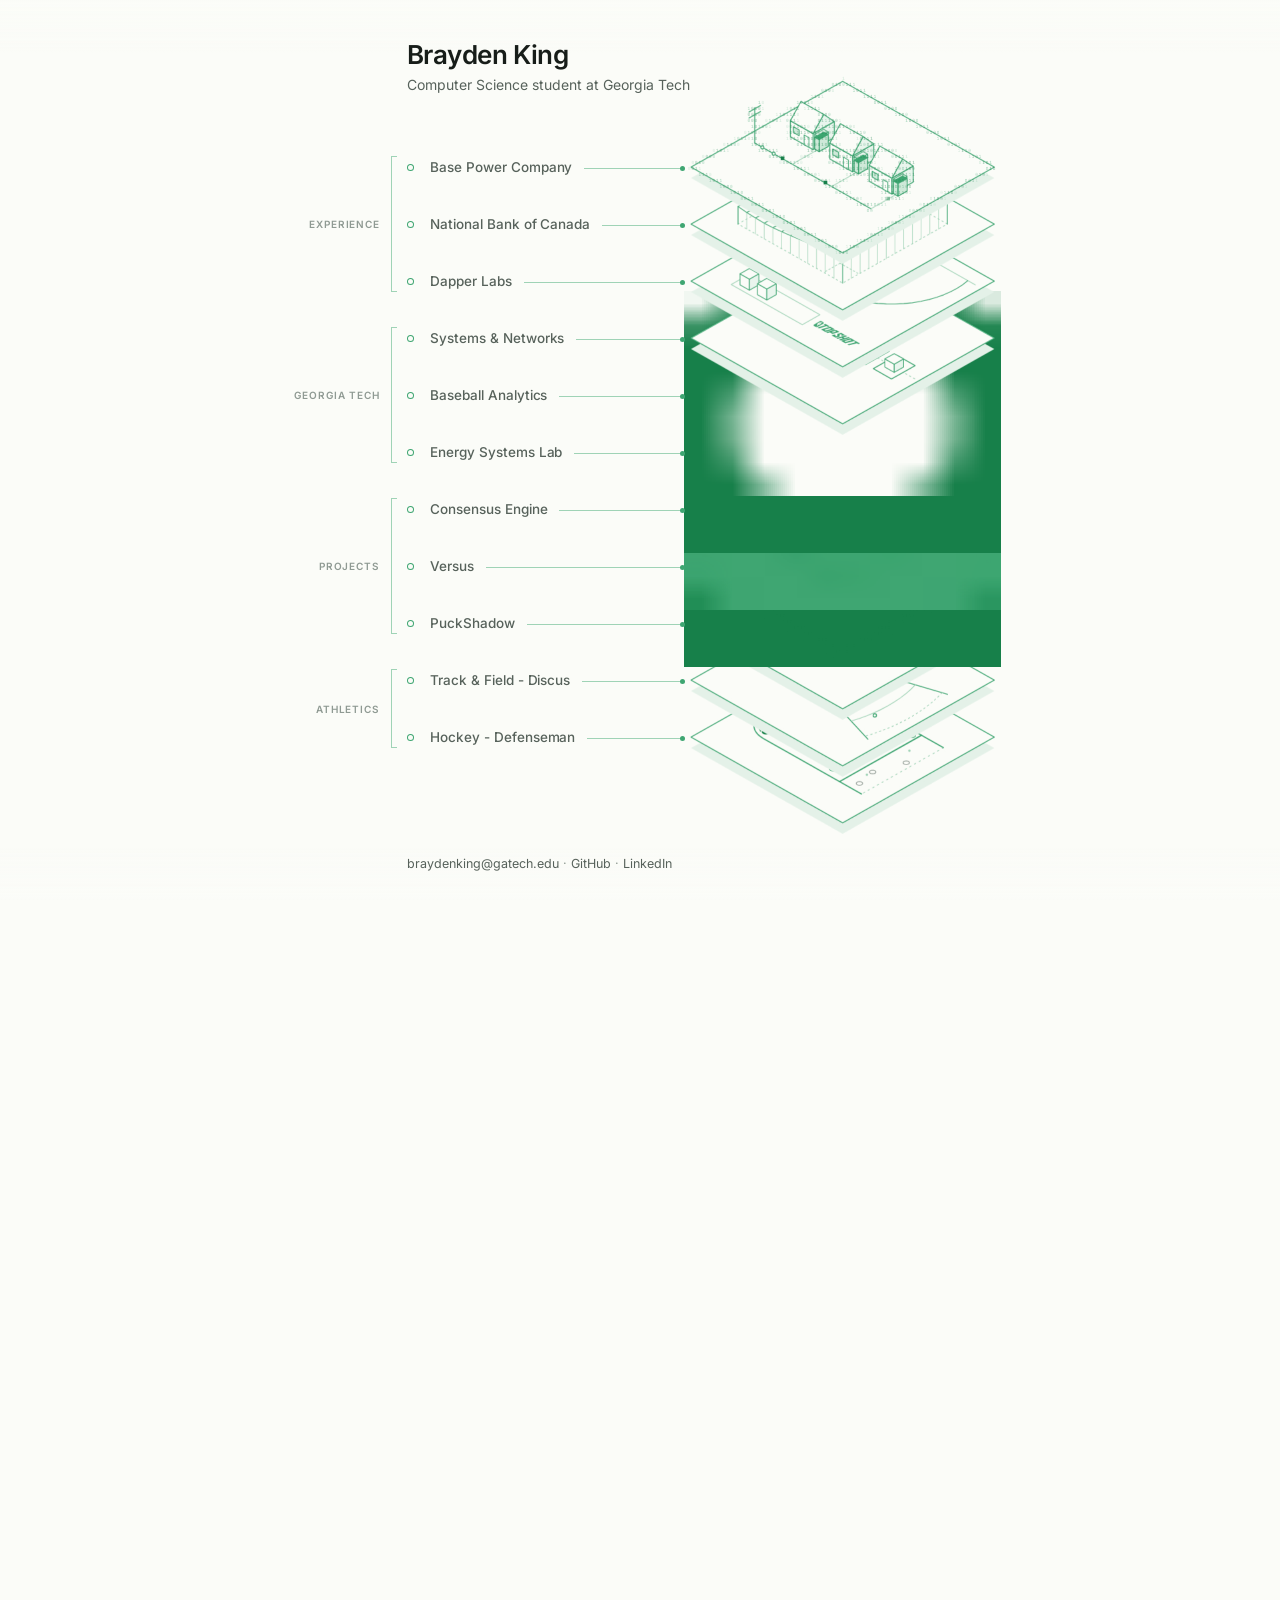
<file: index.html>
<!DOCTYPE html>
<html lang="en">
<head>
  <meta charset="UTF-8">
  <meta name="viewport" content="width=device-width, initial-scale=1.0">
  <title>Brayden King</title>
  <meta name="description" content="Brayden King. Computer Science student at Georgia Tech.">
  <meta name="theme-color" content="#fbfcf8">
  <meta property="og:title" content="Brayden King">
  <meta property="og:description" content="Computer Science student at Georgia Tech.">
  <meta property="og:type" content="website">
  <meta property="og:url" content="https://www.brayden-king.com/">
  <meta property="og:image" content="https://www.brayden-king.com/images/og.png">
  <meta property="og:image:width" content="1200">
  <meta property="og:image:height" content="630">
  <meta name="twitter:card" content="summary_large_image">
  <link rel="icon" type="image/png" href="images/crown.png">
  <style>
    @font-face {
      font-family: 'Inter';
      font-style: normal;
      font-weight: 400 600;
      font-display: swap;
      src: url('fonts/inter-latin.woff2') format('woff2');
    }

    @font-face {
      font-family: 'JetBrains Mono';
      font-style: normal;
      font-weight: 300 500;
      font-display: swap;
      src: url('fonts/jetbrains-mono-latin.woff2') format('woff2');
    }

    *, *::before, *::after {
      margin: 0;
      padding: 0;
      box-sizing: border-box;
    }

    :root {
      --paper: #fbfcf8;
      --ink: #171d19;
      --ink-2: #57625b;
      --ink-3: #8f9a93;
      --ink-4: #c3cbc5;
      --rule: #e3e8e2;

      --line: #3fa672;
      --line-soft: #9fd3b6;
      --deep: #17804a;
      --tint: #e9f5ed;
      --tint-2: #cfe9d9;
      --shadow: #e4f1e8;
      --fault: #d2583a;
      --fault-tint: #f8e1da;

      --sans: 'Inter', system-ui, sans-serif;
      --mono: 'JetBrains Mono', ui-monospace, monospace;

      --pad: clamp(1.25rem, 3.4vw, 3.5rem);
    }

    html {
      font-size: 16px;
      background: var(--paper);
      -webkit-font-smoothing: antialiased;
      -moz-osx-font-smoothing: grayscale;
      -webkit-text-size-adjust: 100%;
    }

    html.js {
      overflow-y: scroll;
    }

    body {
      font-family: var(--sans);
      font-size: 0.9375rem;
      line-height: 1.55;
      color: var(--ink);
      background: var(--paper);
      min-height: 100vh;
    }

    a {
      color: inherit;
      text-decoration: none;
    }

    ol {
      list-style: none;
    }

    button {
      font: inherit;
      color: inherit;
      background: none;
      border: 0;
      cursor: pointer;
    }

    :focus-visible {
      outline: 1.5px solid var(--deep);
      outline-offset: 3px;
      border-radius: 1px;
    }

    .stage {
      max-width: 42rem;
      margin: 0 auto;
      padding: 2.75rem var(--pad) 4.5rem;
    }

    .view {
      display: none;
    }

    .name {
      font-size: clamp(1.5rem, 1.2rem + 1vw, 1.875rem);
      font-weight: 600;
      letter-spacing: -0.022em;
      line-height: 1.15;
    }

    .tagline {
      margin-top: 0.3rem;
      font-size: 0.875rem;
      color: var(--ink-2);
      white-space: nowrap;
    }

    nav {
      margin-top: 2.5rem;
    }

    .group + .group {
      margin-top: 2.25rem;
    }

    .group h2,
    .contact h2 {
      font-size: 0.6875rem;
      font-weight: 600;
      text-transform: uppercase;
      letter-spacing: 0.09em;
      color: var(--ink-3);
      margin-bottom: 0.7rem;
    }

    .group li {
      padding: 0.7rem 0 0.75rem;
      border-top: 1px solid var(--rule);
    }

    .item {
      display: block;
      font-size: 0.9375rem;
      font-weight: 600;
      letter-spacing: -0.006em;
    }

    .desc {
      margin: 0.1rem 0 0;
      font-size: 0.875rem;
      color: var(--ink-2);
      max-width: 34rem;
    }

    .out {
      display: inline-block;
      margin: 0.3rem 0 0;
      font-family: var(--mono);
      font-size: 0.6875rem;
      color: var(--ink-3);
    }

    .out::after {
      content: ' \2197';
    }

    .out:hover,
    .contact-line a:hover {
      color: var(--ink);
      text-decoration: underline;
      text-decoration-color: var(--line);
      text-underline-offset: 3px;
    }

    .contact {
      margin-top: 2.5rem;
    }

    .contact-line {
      font-size: 0.875rem;
      color: var(--ink-3);
    }

    .contact-line a {
      color: var(--ink-2);
    }

    .js .view {
      display: block;
      overflow: hidden;
      touch-action: pan-y;
      -webkit-tap-highlight-color: transparent;
    }

    .ticks {
      display: none;
    }

    .js .view::before,
    .js .view::after {
      content: '';
      position: absolute;
      left: 0;
      right: 0;
      z-index: 2;
      height: min(3.5rem, 6%);
      pointer-events: none;
    }

    .js .view::before {
      top: 0;
      background: linear-gradient(var(--paper), transparent);
    }

    .js .view::after {
      bottom: 0;
      background: linear-gradient(transparent, var(--paper));
    }

    .layers {
      position: absolute;
      inset: 0;
      z-index: 1;
      overflow: hidden;
      pointer-events: none;
      opacity: 0;
      will-change: transform;
    }

    .go .layers {
      opacity: 1;
      transition: opacity 0.18s ease-out;
    }

    #sketch {
      pointer-events: none;
    }

    .pl {
      position: absolute;
      left: 0;
      top: 0;
      visibility: hidden;
      will-change: transform;
      pointer-events: none;
    }

    .pl-hit,
    .pl-bg {
      position: absolute;
      left: 0;
      top: 0;
      width: 100px;
      height: 100px;
      transform-origin: 0 0;
      transform: var(--plane);
    }

    .pl-hit {
      pointer-events: auto;
      cursor: pointer;
    }

    .pl.cur .pl-hit {
      cursor: default;
    }

    .pl-bg {
      background: var(--paper);
      will-change: transform;
    }

    .pl-in {
      position: absolute;
      inset: 0;
      will-change: transform;
      transition: transform 0.22s cubic-bezier(0.2, 0.7, 0.2, 1);
    }

    .pl.up .pl-in {
      transform: translate3d(0, calc(-9px / var(--s0, 0.4)), 0);
    }

    .pl-c {
      position: absolute;
      left: 0;
      top: 0;
      width: 100%;
      height: 100%;
      display: block;
      opacity: 0;
      will-change: opacity;
    }

    .callouts,
    .lead,
    .brace,
    .tag {
      display: none;
    }

    @media (max-width: 959.98px), (max-height: 599.98px) {
      .js .track {
        position: relative;
      }

      .js .stage {
        display: block;
        position: sticky;
        top: 0;
        height: 100vh;
        height: 100lvh;
        max-width: none;
        margin: 0;
        padding: 0;
        overflow: hidden;
      }

      .js .view {
        position: absolute;
        inset: 0;
      }

      .js .rail {
        display: flex;
        flex-direction: column;
        position: absolute;
        z-index: 3;
        left: max(var(--pad), env(safe-area-inset-left, 0px));
        right: max(var(--pad), env(safe-area-inset-right, 0px));
        top: 0;
        height: 100vh;
        height: 100svh;
        padding: max(1.35rem, env(safe-area-inset-top, 0px)) 0 max(1rem, env(safe-area-inset-bottom, 0px));
        pointer-events: none;
      }

      .js .rail > * {
        pointer-events: auto;
      }

      .js .name {
        font-size: 1.625rem;
      }

      .js .tagline,
      .js nav {
        opacity: var(--index, 1);
        will-change: opacity;
      }

      .js .rail.open nav {
        visibility: hidden;
      }

      .js .rail > nav {
        pointer-events: none;
      }

      .js .rail > nav .item {
        pointer-events: auto;
      }

      .js nav {
        position: relative;
        margin-top: 1rem;
        min-height: 0;
      }

      .js .group + .group {
        margin-top: 0;
      }

      .js .group h2 {
        position: absolute;
        width: 1px;
        height: 1px;
        margin: -1px;
        overflow: hidden;
        clip-path: inset(50%);
        white-space: nowrap;
      }

      .js .group li {
        position: relative;
        padding: 0;
        border: 0;
        will-change: transform;
      }

      .js .item {
        display: inline-block;
        padding: 0.4rem 0.5rem 0.4rem 0;
        font-size: clamp(0.75rem, 3.5vw, 0.84375rem);
        font-weight: 500;
        letter-spacing: -0.003em;
        line-height: 1.2;
        color: var(--ink-2);
        white-space: nowrap;
      }

      .js .item:active {
        color: var(--ink);
      }

      .js .group .ttl {
        color: inherit;
      }

      .js .lead {
        display: block;
        position: absolute;
        top: 50%;
        height: 1px;
        background: var(--line-soft);
        opacity: var(--legend, 0);
        pointer-events: none;
      }

      .js .lead::after {
        content: '';
        position: absolute;
        right: -3px;
        top: -2px;
        width: 5px;
        height: 5px;
        border-radius: 50%;
        background: var(--line);
      }

      .js .rail .desc,
      .js .rail .out,
      .js .contact h2 {
        position: absolute;
        width: 1px;
        height: 1px;
        margin: -1px;
        overflow: hidden;
        clip-path: inset(50%);
        white-space: nowrap;
      }

      .js .contact {
        position: absolute;
        left: calc(-1 * max(var(--pad), env(safe-area-inset-left, 0px)));
        right: calc(-1 * max(var(--pad), env(safe-area-inset-right, 0px)));
        bottom: 0;
        bottom: calc(100svh - 100dvh);
        padding: 0.6rem max(var(--pad), env(safe-area-inset-right, 0px)) max(1rem, env(safe-area-inset-bottom, 0px)) max(var(--pad), env(safe-area-inset-left, 0px));
        background: var(--paper);
        box-shadow: 0 -6px 10px 4px var(--paper);
      }

      .js .contact-line {
        font-size: 0.78125rem;
        white-space: nowrap;
      }

      .js .callouts {
        display: block;
        position: absolute;
        inset: 0;
        z-index: 3;
        pointer-events: none;
        will-change: transform;
      }

      .co-rail {
        position: absolute;
        left: 0;
        top: 0;
        will-change: transform;
      }

      .callout {
        position: absolute;
        left: 0;
        top: 0;
        width: var(--label-w, 20rem);
        opacity: 0;
        visibility: hidden;
        will-change: opacity;
      }

      .callout.on {
        visibility: visible;
      }

      .callout.live {
        pointer-events: auto;
      }

      .callout::before {
        content: '';
        position: absolute;
        left: var(--lead-x, -8px);
        top: calc(var(--lead-h, 120px) * -1);
        width: calc(var(--lead-x, -8px) * -1 - 3px);
        height: calc(var(--lead-h, 120px) + 0.82rem);
        border-left: 1px solid var(--line);
        border-bottom: 1px solid var(--line);
      }

      .callout::after {
        content: '';
        position: absolute;
        left: calc(var(--lead-x, -8px) - 2.5px);
        top: calc(var(--lead-h, 120px) * -1 - 3px);
        width: 6px;
        height: 6px;
        border-radius: 50%;
        background: var(--deep);
      }

      .co-ttl {
        font-size: 1.375rem;
        font-weight: 600;
        letter-spacing: -0.022em;
        line-height: 1.2;
      }

      .co-desc {
        margin-top: 0.4rem;
        font-size: 0.9375rem;
        line-height: 1.5;
        color: var(--ink-2);
        text-wrap: pretty;
      }

      .co-out {
        display: inline-block;
        margin-top: 0.2rem;
        padding: 0.5rem 0.75rem 0.5rem 0;
        font-family: var(--mono);
        font-size: 0.71875rem;
        color: var(--ink-2);
        text-decoration: underline;
        text-decoration-color: var(--ink-4);
        text-underline-offset: 3px;
      }

      .co-out::after {
        content: ' \2197';
      }

      .ticks {
        display: block;
        position: absolute;
        z-index: 3;
        right: max(7px, env(safe-area-inset-right, 0px));
        top: 50vh;
        top: 50svh;
        transform: translateY(-50%);
        opacity: 0;
        pointer-events: none;
        will-change: opacity;
      }

      .ticks i {
        display: block;
        width: 6px;
        height: 1px;
        margin: 9px 0 0 auto;
        background: var(--line-soft);
        transition: width 0.2s ease, background-color 0.2s ease;
      }

      .ticks i.g {
        margin-top: 19px;
      }

      .ticks i.on {
        width: 14px;
        background: var(--deep);
      }
    }

    @media (min-width: 960px) and (min-height: 600px) {
      .js .stage {
        display: block;
        position: sticky;
        top: 0;
        height: 100vh;
        max-width: none;
        margin: 0;
        padding: 0;
        overflow: hidden;
      }

      .js .view {
        position: absolute;
        inset: 0;
        height: auto;
        min-height: 0;
        margin: 0;
        border: 0;
        background: none;
        z-index: 0;
      }

      .js .rail {
        display: flex;
        flex-direction: column;
        position: absolute;
        z-index: 3;
        left: var(--pad);
        top: 0;
        bottom: 0;
        width: 17.5rem;
        padding: clamp(1.6rem, 4.4vh, 2.75rem) 0 clamp(1.1rem, 3vh, 1.9rem);
        pointer-events: none;
        will-change: transform;
      }

      .js .rail > * {
        pointer-events: auto;
      }

      .js .intro {
        padding-bottom: 0;
      }

      .js .name {
        font-size: 1.625rem;
      }

      .js nav {
        margin-top: clamp(1.4rem, 4.6vh, 3rem);
        position: relative;
      }

      .js nav::before {
        content: '';
        position: absolute;
        left: 3px;
        top: 0.45rem;
        bottom: 0.55rem;
        width: 1px;
        background: var(--line-soft);
        opacity: var(--spine, 1);
      }

      .js .group + .group {
        margin-top: clamp(0.7rem, 2.3vh, 1.35rem);
      }

      .js .group h2 {
        margin: 0 0 clamp(0.2rem, 0.7vh, 0.4rem) 1.45rem;
        font-size: 0.625rem;
        opacity: var(--spine, 1);
        will-change: transform, opacity;
      }

      .js nav.plain .group h2 {
        opacity: 1;
      }

      .js .group li {
        position: relative;
        padding: 0;
        border: 0;
        will-change: transform;
      }

      .js .group li::before {
        content: '';
        position: absolute;
        left: 0;
        top: 50%;
        width: 7px;
        height: 7px;
        margin-top: -3.5px;
        border-radius: 50%;
        background: var(--paper);
        box-shadow: inset 0 0 0 1px var(--line);
        transition: background-color 0.2s ease, box-shadow 0.2s ease;
      }

      .js .group li.active::before,
      .js .group li.hot::before {
        background: var(--deep);
        box-shadow: inset 0 0 0 1px var(--deep), 0 0 0 2px var(--paper), 0 0 0 3px var(--deep);
      }

      .js .item {
        padding: clamp(0.14rem, 0.55vh, 0.3rem) 0 clamp(0.14rem, 0.55vh, 0.3rem) 1.45rem;
        font-size: 0.84375rem;
        font-weight: 500;
        letter-spacing: -0.003em;
        line-height: 1.3;
        color: var(--ink-2);
        transition: color 0.2s ease;
      }

      .js .item:hover,
      .js li.active .item,
      .js li.hot .item {
        color: var(--ink);
      }

      .js .group .ttl {
        color: inherit;
      }

      .js .brace,
      .js .tag {
        display: block;
        position: absolute;
        opacity: var(--legend, 0);
        pointer-events: none;
      }

      .js .brace {
        left: -16px;
        width: 6px;
        border: 1px solid var(--line-soft);
        border-right: 0;
      }

      .js .tag {
        right: 100%;
        margin-right: 27px;
        transform: translateY(-50%);
        font-size: 0.625rem;
        font-style: normal;
        font-weight: 600;
        line-height: 1;
        text-transform: uppercase;
        letter-spacing: 0.09em;
        white-space: nowrap;
        color: var(--ink-3);
      }

      .js nav.plain .brace,
      .js nav.plain .tag {
        display: none;
      }

      .js .lead {
        display: block;
        position: absolute;
        top: 50%;
        height: 1px;
        background: var(--line-soft);
        opacity: var(--legend, 0);
        pointer-events: none;
      }

      .js .lead::after {
        content: '';
        position: absolute;
        right: -3px;
        top: -2px;
        width: 5px;
        height: 5px;
        border-radius: 50%;
        background: var(--line);
      }

      .js li.hot .lead {
        background: var(--deep);
      }

      .js li.hot .lead::after {
        background: var(--deep);
      }

      .js .rail .desc,
      .js .rail .out {
        position: absolute;
        width: 1px;
        height: 1px;
        margin: -1px;
        overflow: hidden;
        clip-path: inset(50%);
        white-space: nowrap;
      }

      .js .contact {
        margin-top: auto;
        min-height: 0;
        padding: 0;
      }

      .js .contact h2 {
        position: absolute;
        width: 1px;
        height: 1px;
        overflow: hidden;
        clip-path: inset(50%);
      }

      .js .contact-line {
        font-size: 0.78125rem;
        white-space: nowrap;
      }

      .js .callouts {
        display: block;
        position: absolute;
        inset: 0;
        z-index: 3;
        pointer-events: none;
        will-change: transform;
      }

      .co-rail {
        position: absolute;
        left: 0;
        top: 0;
        will-change: transform;
      }

      .callout {
        position: absolute;
        left: 0;
        top: 0;
        width: 17rem;
        opacity: 0;
        visibility: hidden;
        will-change: opacity;
      }

      .callout.on {
        visibility: visible;
      }

      .callout.live {
        pointer-events: auto;
      }

      .callout::before {
        content: '';
        position: absolute;
        left: -40px;
        top: 12px;
        width: 28px;
        height: 1px;
        background: var(--line);
      }

      .callout::after {
        content: '';
        position: absolute;
        left: -48px;
        top: 9.5px;
        width: 6px;
        height: 6px;
        border-radius: 50%;
        background: var(--deep);
      }

      .co-ttl {
        font-size: 1.3125rem;
        font-weight: 600;
        letter-spacing: -0.022em;
        line-height: 1.2;
      }

      .co-desc {
        margin-top: 0.5rem;
        font-size: 0.875rem;
        line-height: 1.5;
        color: var(--ink-2);
      }

      .co-out {
        display: inline-block;
        margin-top: 0.7rem;
        font-family: var(--mono);
        font-size: 0.6875rem;
        color: var(--ink-2);
        text-decoration: underline;
        text-decoration-color: var(--ink-4);
        text-underline-offset: 3px;
      }

      .co-out::after {
        content: ' \2197';
      }

      .co-out:hover {
        color: var(--ink);
        text-decoration-color: var(--line);
      }
    }

    @media (min-width: 960px) and (max-width: 1199px) and (min-height: 600px) {
      .js .rail {
        width: 14.5rem;
      }

      .callout {
        width: 14.5rem;
      }

      .co-ttl {
        font-size: 1.1875rem;
      }
    }

    @media (prefers-reduced-motion: reduce) {
      *, *::before, *::after {
        animation-duration: 0.01ms !important;
        transition-duration: 0.01ms !important;
      }
    }
  </style>
  <script>if ('noModule' in HTMLScriptElement.prototype) document.documentElement.classList.add('js');</script>
  <link rel="modulepreload" href="js/main.js">
  <link rel="modulepreload" href="js/gfx/bits.js">
  <link rel="modulepreload" href="js/gfx/pen.js">
  <link rel="modulepreload" href="js/plates/base-power.js">
  <link rel="modulepreload" href="js/plates/baseball.js">
  <link rel="modulepreload" href="js/plates/consensus.js">
  <link rel="modulepreload" href="js/plates/dapper-labs.js">
  <link rel="modulepreload" href="js/plates/discus.js">
  <link rel="modulepreload" href="js/plates/energy.js">
  <link rel="modulepreload" href="js/plates/hockey.js">
  <link rel="modulepreload" href="js/plates/index.js">
  <link rel="modulepreload" href="js/plates/national-bank.js">
  <link rel="modulepreload" href="js/plates/puckshadow.js">
  <link rel="modulepreload" href="js/plates/systems.js">
  <link rel="modulepreload" href="js/plates/util.js">
  <link rel="modulepreload" href="js/plates/versus.js">
  <link rel="modulepreload" href="js/theme.js">
  <script type="module" src="js/main.js"></script>
  <link rel="preload" href="fonts/inter-latin.woff2" as="font" type="font/woff2" crossorigin>
  <link rel="preload" href="fonts/jetbrains-mono-latin.woff2" as="font" type="font/woff2" crossorigin>
</head>
<body id="top">

  <main class="track" id="track">
    <div class="stage" id="stage">

      <div class="view" id="view">
        <div class="layers" id="layers" aria-hidden="true"></div>
        <div class="callouts" id="callouts"></div>
      </div>

      <div class="rail" id="rail">
        <header class="intro">
          <h1 class="name"><a href="#top">Brayden King</a></h1>
          <p class="tagline">Computer Science student at Georgia Tech</p>
        </header>

        <nav aria-label="Work">
          <section class="group">
            <h2>Experience</h2>
            <ol>
              <li data-plate="base-power" id="base-power">
                <a class="item" href="#base-power"><span class="ttl">Base Power Company</span></a>
                <p class="desc">Developed cloud software and financial services platforms at energy startup</p>
                <a class="out" href="https://www.basepowercompany.com/" target="_blank" rel="noopener noreferrer">basepowercompany.com</a>
              </li>
              <li data-plate="national-bank" id="national-bank">
                <a class="item" href="#national-bank"><span class="ttl">National Bank of Canada</span></a>
                <p class="desc">Worked on software for derivatives pricing on Quantitative Research and Development team</p>
                <a class="out" href="https://marchesdescapitaux.bnc.ca/" target="_blank" rel="noopener noreferrer">bnc.ca</a>
              </li>
              <li data-plate="dapper-labs" id="dapper-labs">
                <a class="item" href="#dapper-labs"><span class="ttl">Dapper Labs</span></a>
                <p class="desc">Helped build software for community and wallets at blockchain startup behind NBA Top Shot and other viral platforms</p>
                <a class="out" href="https://www.dapperlabs.com/" target="_blank" rel="noopener noreferrer">dapperlabs.com</a>
              </li>
            </ol>
          </section>

          <section class="group">
            <h2>Georgia Tech</h2>
            <ol>
              <li data-plate="systems" id="systems">
                <a class="item" href="#systems"><span class="ttl">Systems &amp; Networks</span></a>
                <p class="desc">Teaching assistant for CS 2200. Helping 400+ students understand systems concepts like caching, pipelining, parallelism, and virtual memory</p>
              </li>
              <li data-plate="baseball" id="baseball">
                <a class="item" href="#baseball"><span class="ttl">Baseball Analytics</span></a>
                <p class="desc">Work directly with baseball coaches on research efforts and fielder alignment software for the defending ACC champions</p>
                <a class="out" href="https://ramblinwreck.com/sports/m-basebl/" target="_blank" rel="noopener noreferrer">ramblinwreck.com</a>
              </li>
              <li data-plate="energy" id="energy">
                <a class="item" href="#energy"><span class="ttl">Energy Systems Lab</span></a>
                <p class="desc">Research on optimizing energy systems through scheduling algorithms and solar/storage placement</p>
              </li>
            </ol>
          </section>

          <section class="group">
            <h2>Projects</h2>
            <ol>
              <li data-plate="consensus" id="consensus">
                <a class="item" href="#consensus"><span class="ttl">Consensus Engine</span></a>
                <p class="desc">Built Raft in Go to better understand distributed systems. Created a chaos harness to test and verify linearizability</p>
              </li>
              <li data-plate="versus" id="versus">
                <a class="item" href="#versus"><span class="ttl">Versus</span></a>
                <p class="desc">Co-founder of democratized auction protocol scaled 0 -> 1. Achieved $1.3M+ in volume across 2,300+ live bids. Received $200K in funding</p>
              </li>
              <li data-plate="puckshadow" id="puckshadow">
                <a class="item" href="#puckshadow"><span class="ttl">PuckShadow</span></a>
                <p class="desc">Fun daily NHL silhouette guessing game I built to play with friends. Designed automated pipeline for clip generation</p>
                <a class="out" href="https://puckshadow.com/" target="_blank" rel="noopener noreferrer">puckshadow.com</a>
              </li>
            </ol>
          </section>

          <section class="group">
            <h2>Athletics</h2>
            <ol>
              <li data-plate="discus" id="discus">
                <a class="item" href="#discus"><span class="ttl">Track &amp; Field - Discus</span></a>
                <p class="desc">Discus thrower. Medalist at Canadian U20 Nationals &amp; Olympic Trials, the #1-ranked 1.6kg thrower in Canada in 2024 (53.89m)</p>
              </li>
              <li data-plate="hockey" id="hockey">
                <a class="item" href="#hockey"><span class="ttl">Hockey - Defenseman</span></a>
                <p class="desc">Georgia Tech ACHA defenseman. Recipient of the "Most Likely to Rim the Puck Without Pressure Award"</p>
              </li>
            </ol>
          </section>
        </nav>

        <footer class="contact">
          <h2>Contact</h2>
          <p class="contact-line">
            <a href="mailto:braydenking@gatech.edu">braydenking@gatech.edu</a> ·
            <a href="https://github.com/BKing28" target="_blank" rel="noopener">GitHub</a> ·
            <a href="https://linkedin.com/in/braydenking06" target="_blank" rel="noopener">LinkedIn</a>
          </p>
        </footer>
      </div>

    </div>
  </main>

  <script>
    (() => {
      const root = document.documentElement;
      if (!root.classList.contains('js')) return;
      const $ = (s, n = document) => n.querySelector(s);
      const clamp = (v, a, b) => (v < a ? a : v > b ? b : v);
      const view = $('#view');
      const track = $('#track');
      const rail = $('#rail');
      const nav = $('nav', rail);
      const intro = $('.intro', rail);
      const contact = $('.contact', rail);
      const items = [...nav.querySelectorAll('[data-plate]')];
      const heads = [...nav.querySelectorAll('.group h2')];
      const N = items.length;
      const desk = matchMedia('(min-width: 960px) and (min-height: 600px)');
      const slim = matchMedia('(max-width: 1199px)');

      const AX = Math.SQRT1_2;
      const BY = Math.SQRT1_2 * Math.sin(0.6);
      const CY = Math.cos(0.6);
      const RISE = 4.45;
      const DROP = 10 * BY + 0.62 * CY;
      const HEAD = 4.4;
      const LAP = 0.33;

      for (const li of items) {
        const lead = document.createElement('i');
        lead.className = 'lead';
        li.append(lead);
      }
      const braces = heads.map((h) => {
        const brace = document.createElement('i');
        brace.className = 'brace';
        const tag = document.createElement('i');
        tag.className = 'tag';
        tag.textContent = h.textContent;
        tag.setAttribute('aria-hidden', 'true');
        h.parentElement.append(brace, tag);
        return [brace, tag];
      });

      // Computes every size and position the figure needs from the window: plate scale, tower, legend, labels, scroll range.
      function measure() {
        const G = { N, desk: desk.matches, dpr: window.devicePixelRatio || 1 };
        const res = (G.res = Math.min(G.dpr, 2));
        const px = (v) => Math.round(v * G.dpr) / G.dpr;
        const up = (v) => Math.ceil(v * res) / res;
        const r = view.getBoundingClientRect();
        G.vw = r.width;
        G.full = r.height;
        G.vh = G.desk ? r.height : Math.min(r.height, root.clientHeight);
        const pad = rail.offsetLeft;
        let railW = 0;
        let gap;
        let cx;
        if (G.desk) {
          railW = rail.offsetWidth;
          G.labelW = slim.matches ? 232 : 272;
          const avail = G.vw - pad - railW - (G.labelW + 46 + pad);
          G.u = clamp(Math.min(avail * 1.02, G.vh * 0.9), 340, 980) / (20 * AX);
          cx = pad + railW + avail / 2 + 8;
          G.cy = px(G.vh * 0.455);
          gap = 58;
        } else {
          G.u = Math.min(G.vw * 0.94, G.vh * 0.8, 620) / (20 * AX);
          cx = G.vw / 2;
          const name = intro.firstElementChild;
          G.cy = px(Math.max(G.vh * 0.31, intro.offsetTop + name.offsetHeight + 8 + RISE * G.u * 0.92));
          G.labelH = window.__stack?.labelH || 150;
          gap = 44 + G.labelH;
        }
        const u = G.u;
        const hw = (G.hw = 10 * AX * u);
        const hh = (G.hh = 10 * BY * u);
        G.w = up(2 * hw + 28);
        G.top = up(RISE * u + 16);
        G.bot = up(DROP * u + 8);
        G.h = G.top + G.bot;
        G.x = px(cx - G.w / 2);
        G.cx = G.x + G.w / 2;
        G.pitch = px(2 * hh + gap);

        const step = LAP * 2 * hh;
        const floor = G.desk ? intro.offsetTop + intro.offsetHeight + 46 : intro.offsetTop + intro.offsetHeight + 10;
        const room = G.desk ? 0 : Math.max(120, G.vh - floor - contact.offsetHeight - 44);
        const names = G.desk ? 0 : Math.max(...items.map((li) => $('.ttl', li).offsetLeft + $('.ttl', li).offsetWidth)) + 30;
        let s0 = Math.min(0.62, (G.desk ? G.vh * 0.84 : room) / ((N - 1) * step + (HEAD + DROP) * u));
        if (G.desk) s0 = Math.min(s0, (G.vh - 58 - floor) / ((N - 1) * step + DROP * u));
        else s0 = Math.min(s0, Math.max(0.12, (G.vw - 2 * pad - names) / (2 * hw)));
        G.s0 = s0;
        G.p0 = px(step * s0);
        const tall = (N - 1) * G.p0 + (HEAD + DROP) * u * s0;
        if (G.desk) G.y0 = px(Math.max(floor, (G.vh - tall) / 2 + HEAD * u * s0 + G.vh * 0.004));
        else G.y0 = px(floor + (room - tall) / 2 + HEAD * u * s0);

        G.dx = 0;
        G.cx0 = G.cx;
        if (G.desk) {
          const names = 122;
          const leg = Math.max(railW + 4, 266);
          const span = leg + 2 * hw * s0;
          const most = Math.max(pad, G.vw - pad - span);
          let left = clamp((G.vw - span - names) / 2 + names, pad, most);
          G.bracketed = left >= names + 8;
          if (!G.bracketed) left = clamp((G.vw - span) / 2, pad, most);
          G.dx = px(left - pad);
          G.cx0 = pad + G.dx + leg + hw * s0;
          G.labelX = Math.min(G.cx + hw + 46, G.vw - pad - G.labelW);
          G.open = px(window.innerHeight * 0.8);
        } else {
          const span = names + 2 * hw * s0;
          const left = pad + Math.max(0, (G.vw - 2 * pad - span) / 2);
          G.dx = px(left - pad);
          G.cx0 = pad + G.dx + names + hw * s0;
          G.groups = heads.map(() => ({ y: 0, top: 0, height: 0 }));
          const corner = cx - hw;
          G.labelX = px(Math.max(pad, corner + 9));
          G.leadX = px(corner - G.labelX);
          G.labelY = px(hh + 0.62 * CY * u + 22);
          G.labelW = Math.floor(Math.min(G.vw - G.labelX - pad - 14, Math.max(2 * hw - 24, 300), 480));
          G.open = px(G.vh * 0.62);
        }
        const tip = G.cx0 - hw * s0;
        G.legend = items.map((li, k) => {
          const ttl = $('.ttl', li);
          const from = ttl.offsetLeft + ttl.offsetWidth + 12;
          return {
            dy: px(G.y0 + k * G.p0 - (nav.offsetTop + li.offsetTop + li.offsetHeight / 2)),
            from,
            len: Math.max(0, tip - 9 - (pad + G.dx + nav.offsetLeft + li.offsetLeft + from)),
          };
        });
        if (G.desk) {
          G.groups = heads.map((h) => {
            const first = items.indexOf(h.nextElementSibling.firstElementChild);
            const last = first + h.nextElementSibling.children.length - 1;
            const top = G.y0 + first * G.p0 - nav.offsetTop;
            return { y: G.legend[first].dy + 7, top: top - 11, height: (last - first) * G.p0 + 22 };
          });
        }
        G.span = G.open + (N - 1) * G.pitch;
        G.x0 = G.cx0 - G.w / 2;
        return G;
      }

      // Writes the measured layout into the page: scroll height, legend hairlines and group brackets.
      function settle(G) {
        track.style.height = G.span + (G.desk ? root.clientHeight : 2 * G.full - G.vh) + 'px';
        G.legend.forEach((row, k) => {
          const lead = items[k].lastElementChild;
          lead.style.left = row.from + 'px';
          lead.style.width = row.len + 'px';
        });
        if (!G.desk) return;
        nav.classList.toggle('plain', !G.bracketed);
        G.groups.forEach((group, i) => {
          const [brace, tag] = braces[i];
          brace.style.top = group.top + 'px';
          brace.style.height = group.height + 'px';
          tag.style.top = group.top + group.height / 2 + 'px';
        });
      }

      // Puts the legend in its landing position beside the tower.
      function land(G) {
        rail.style.transform = `translate3d(${G.dx}px,0,0)`;
        G.legend.forEach((row, k) => (items[k].style.transform = `translate3d(0,${row.dy}px,0)`));
        G.groups.forEach((group, i) => (heads[i].style.transform = `translate3d(0,${group.y}px,0)`));
        nav.style.setProperty('--legend', 1);
        nav.style.setProperty('--spine', 0);
      }

      // Draws a plain outline of the tower so it is on screen before the module loads.
      function sketch(G) {
        const cs = getComputedStyle(root);
        const hw = G.hw * G.s0;
        const hh = G.hh * G.s0;
        const sh = 0.62 * CY * G.u * G.s0;
        const x = Math.floor(G.cx0 - hw) - 2;
        const y = Math.floor(G.y0 - hh) - 2;
        const w = Math.ceil(2 * hw) + 6;
        const h = Math.ceil((N - 1) * G.p0 + 2 * hh + sh) + 6;
        const c = document.createElement('canvas');
        c.id = 'sketch';
        c.width = Math.round(w * G.dpr);
        c.height = Math.round(h * G.dpr);
        c.style.cssText = `position:absolute;left:${x}px;top:${y}px;width:${w}px;height:${h}px`;
        const ctx = c.getContext('2d', { willReadFrequently: true });
        ctx.scale(G.dpr, G.dpr);
        ctx.translate(-x, -y);
        ctx.lineWidth = 0.95;
        ctx.lineJoin = 'round';
        ctx.strokeStyle = cs.getPropertyValue('--line');
        const plane = (cy, fill) => {
          ctx.beginPath();
          ctx.moveTo(G.cx0, cy - hh);
          ctx.lineTo(G.cx0 + hw, cy);
          ctx.lineTo(G.cx0, cy + hh);
          ctx.lineTo(G.cx0 - hw, cy);
          ctx.closePath();
          ctx.fillStyle = cs.getPropertyValue(fill);
          ctx.fill();
        };
        for (let k = N - 1; k >= 0; k--) {
          plane(G.y0 + k * G.p0 + sh, '--shadow');
          plane(G.y0 + k * G.p0, '--paper');
          ctx.stroke();
        }
        view.prepend(c);
      }

      const G = measure();
      settle(G);
      if (window.scrollY < 1 && !items.some((li) => '#' + li.dataset.plate === location.hash)) {
        land(G);
        sketch(G);
      }
      window.__stack = { measure, settle, sketch, items, heads };
    })();
  </script>

</body>
</html>
</file>
